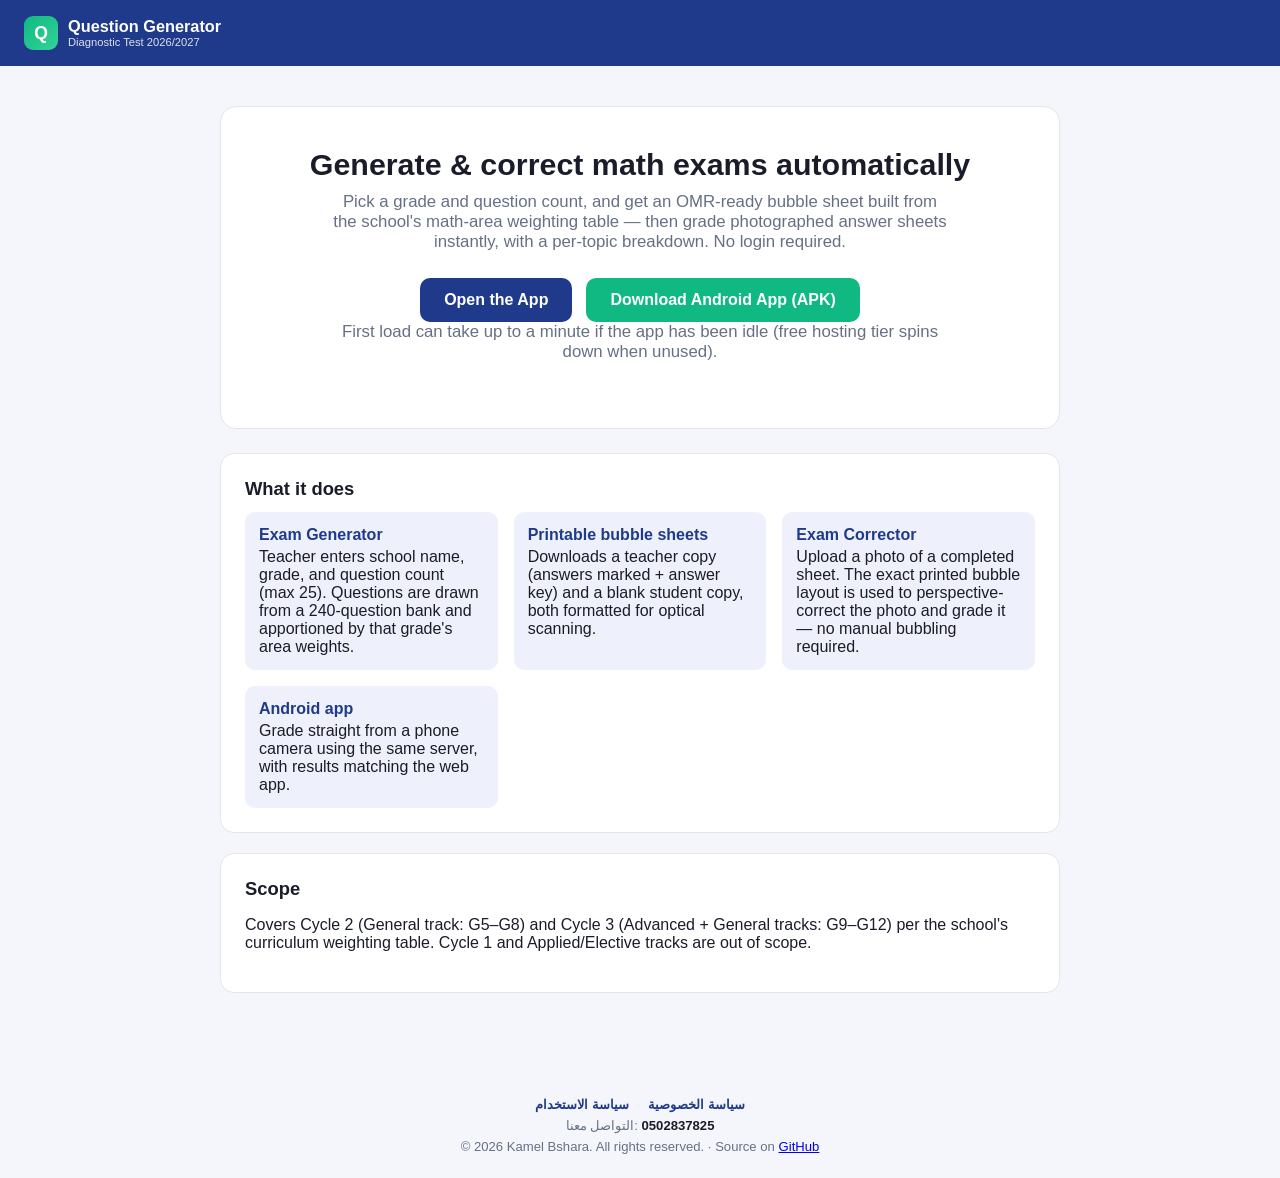
<file: site/index.html>
<!doctype html>
<html lang="en">
<head>
<meta charset="utf-8">
<meta name="viewport" content="width=device-width, initial-scale=1">
<title>Question Generator for Diagnostic Test 2026/2027</title>
<style>
  :root {
    --primary: #1f3a8a;
    --primary-light: #3b5bdb;
    --accent: #10b981;
    --bg: #f4f6fb;
    --card: #ffffff;
    --text: #1a1d29;
    --muted: #667085;
    --border: #e2e5ee;
  }
  * { box-sizing: border-box; }
  body {
    margin: 0;
    font-family: -apple-system, "Segoe UI", Roboto, Helvetica, Arial, sans-serif;
    background: var(--bg);
    color: var(--text);
  }
  header.topbar {
    background: var(--primary);
    color: white;
    padding: 16px 24px;
    font-weight: 700;
    font-size: 1.15rem;
  }
  main { max-width: 880px; margin: 0 auto; padding: 40px 20px 60px; }
  .hero {
    text-align: center;
    padding: 40px 24px;
    background: var(--card);
    border: 1px solid var(--border);
    border-radius: 16px;
    margin-bottom: 24px;
  }
  .hero h1 { font-size: 1.9rem; margin: 0 0 10px; }
  .hero p { color: var(--muted); font-size: 1.05rem; max-width: 620px; margin: 0 auto 26px; }
  .btn-row { display: flex; gap: 14px; justify-content: center; flex-wrap: wrap; }
  .btn {
    display: inline-block;
    border-radius: 10px;
    padding: 13px 24px;
    font-size: 1rem;
    font-weight: 700;
    text-decoration: none;
  }
  .btn-primary { background: var(--primary); color: white; }
  .btn-accent { background: var(--accent); color: white; }
  .cold-start-note { color: var(--muted); font-size: 0.85rem; margin-top: 14px; }
  .card {
    background: var(--card);
    border: 1px solid var(--border);
    border-radius: 14px;
    padding: 24px;
    margin-bottom: 20px;
  }
  .card h2 { font-size: 1.15rem; margin: 0 0 12px; }
  .grid { display: grid; grid-template-columns: repeat(auto-fit, minmax(220px, 1fr)); gap: 16px; }
  .feature { padding: 14px; border-radius: 10px; background: #eef1fb; }
  .feature strong { display: block; margin-bottom: 4px; color: var(--primary); }
  footer { text-align: center; color: var(--muted); font-size: 0.82rem; padding: 24px 20px; }
  footer .footer-links { margin-bottom: 6px; }
  footer .footer-links a { color: var(--primary); text-decoration: none; font-weight: 600; }
  footer .footer-links a:hover { text-decoration: underline; }
  footer .footer-links .dot { margin: 0 8px; color: var(--border); }
  footer .footer-contact { margin-bottom: 6px; }
  footer .footer-contact a { color: var(--text); text-decoration: none; font-weight: 600; direction: ltr; display: inline-block; }
  code { background: #eef1fb; padding: 2px 6px; border-radius: 4px; font-size: 0.85rem; }
  .brand-group { display: flex; align-items: center; gap: 10px; }
  .brand-mark {
    display: inline-flex;
    align-items: center;
    justify-content: center;
    width: 34px;
    height: 34px;
    border-radius: 9px;
    background: linear-gradient(135deg, var(--accent), #34d399);
    color: white;
    font-weight: 800;
    font-size: 1.1rem;
    flex-shrink: 0;
  }
  .brand-text { display: flex; flex-direction: column; line-height: 1.2; }
  .brand-name-ar { font-weight: 800; font-size: 1.02rem; }
  .brand-name-en { font-weight: 500; font-size: 0.7rem; opacity: 0.85; }
</style>
</head>
<body>
<header class="topbar">
  <div class="brand-group">
    <span class="brand-mark">Q</span>
    <div class="brand-text">
      <span class="brand-name-ar">Question Generator</span>
      <span class="brand-name-en">Diagnostic Test 2026/2027</span>
    </div>
  </div>
</header>

<main>
  <div class="hero">
    <h1>Generate &amp; correct math exams automatically</h1>
    <p>
      Pick a grade and question count, and get an OMR-ready bubble sheet built
      from the school's math-area weighting table &mdash; then grade photographed
      answer sheets instantly, with a per-topic breakdown. No login required.
    </p>
    <div class="btn-row">
      <a class="btn btn-primary" id="open-app-btn" href="#" target="_blank" rel="noopener">Open the App</a>
      <a class="btn btn-accent" id="apk-btn" href="#" target="_blank" rel="noopener">Download Android App (APK)</a>
    </div>
    <p class="cold-start-note">First load can take up to a minute if the app has been idle (free hosting tier spins down when unused).</p>
  </div>

  <div class="card">
    <h2>What it does</h2>
    <div class="grid">
      <div class="feature">
        <strong>Exam Generator</strong>
        Teacher enters school name, grade, and question count (max 25). Questions are drawn from a 240-question bank and apportioned by that grade's area weights.
      </div>
      <div class="feature">
        <strong>Printable bubble sheets</strong>
        Downloads a teacher copy (answers marked + answer key) and a blank student copy, both formatted for optical scanning.
      </div>
      <div class="feature">
        <strong>Exam Corrector</strong>
        Upload a photo of a completed sheet. The exact printed bubble layout is used to perspective-correct the photo and grade it &mdash; no manual bubbling required.
      </div>
      <div class="feature">
        <strong>Android app</strong>
        Grade straight from a phone camera using the same server, with results matching the web app.
      </div>
    </div>
  </div>

  <div class="card">
    <h2>Scope</h2>
    <p>
      Covers Cycle 2 (General track: G5&ndash;G8) and Cycle 3 (Advanced + General
      tracks: G9&ndash;G12) per the school's curriculum weighting table. Cycle 1
      and Applied/Elective tracks are out of scope.
    </p>
  </div>
</main>

<footer>
  <div class="footer-links">
    <a href="privacy.html">سياسة الخصوصية</a><span class="dot">&middot;</span><a href="terms.html">سياسة الاستخدام</a>
  </div>
  <div class="footer-contact">التواصل معنا: <a href="tel:0502837825">0502837825</a></div>
  <div>&copy; 2026 Kamel Bshara. All rights reserved. &middot; Source on <a href="https://github.com/kamelbshara/exam-corrector">GitHub</a></div>
</footer>

<script>
  // Update this if Render assigns a different subdomain than expected.
  const APP_URL = "https://exam-corrector.onrender.com";
  const APK_URL = "https://github.com/kamelbshara/exam-corrector/releases/latest/download/exam-corrector.apk";

  document.getElementById("open-app-btn").href = APP_URL;
  document.getElementById("apk-btn").href = APK_URL;
</script>
</body>
</html>
</file>
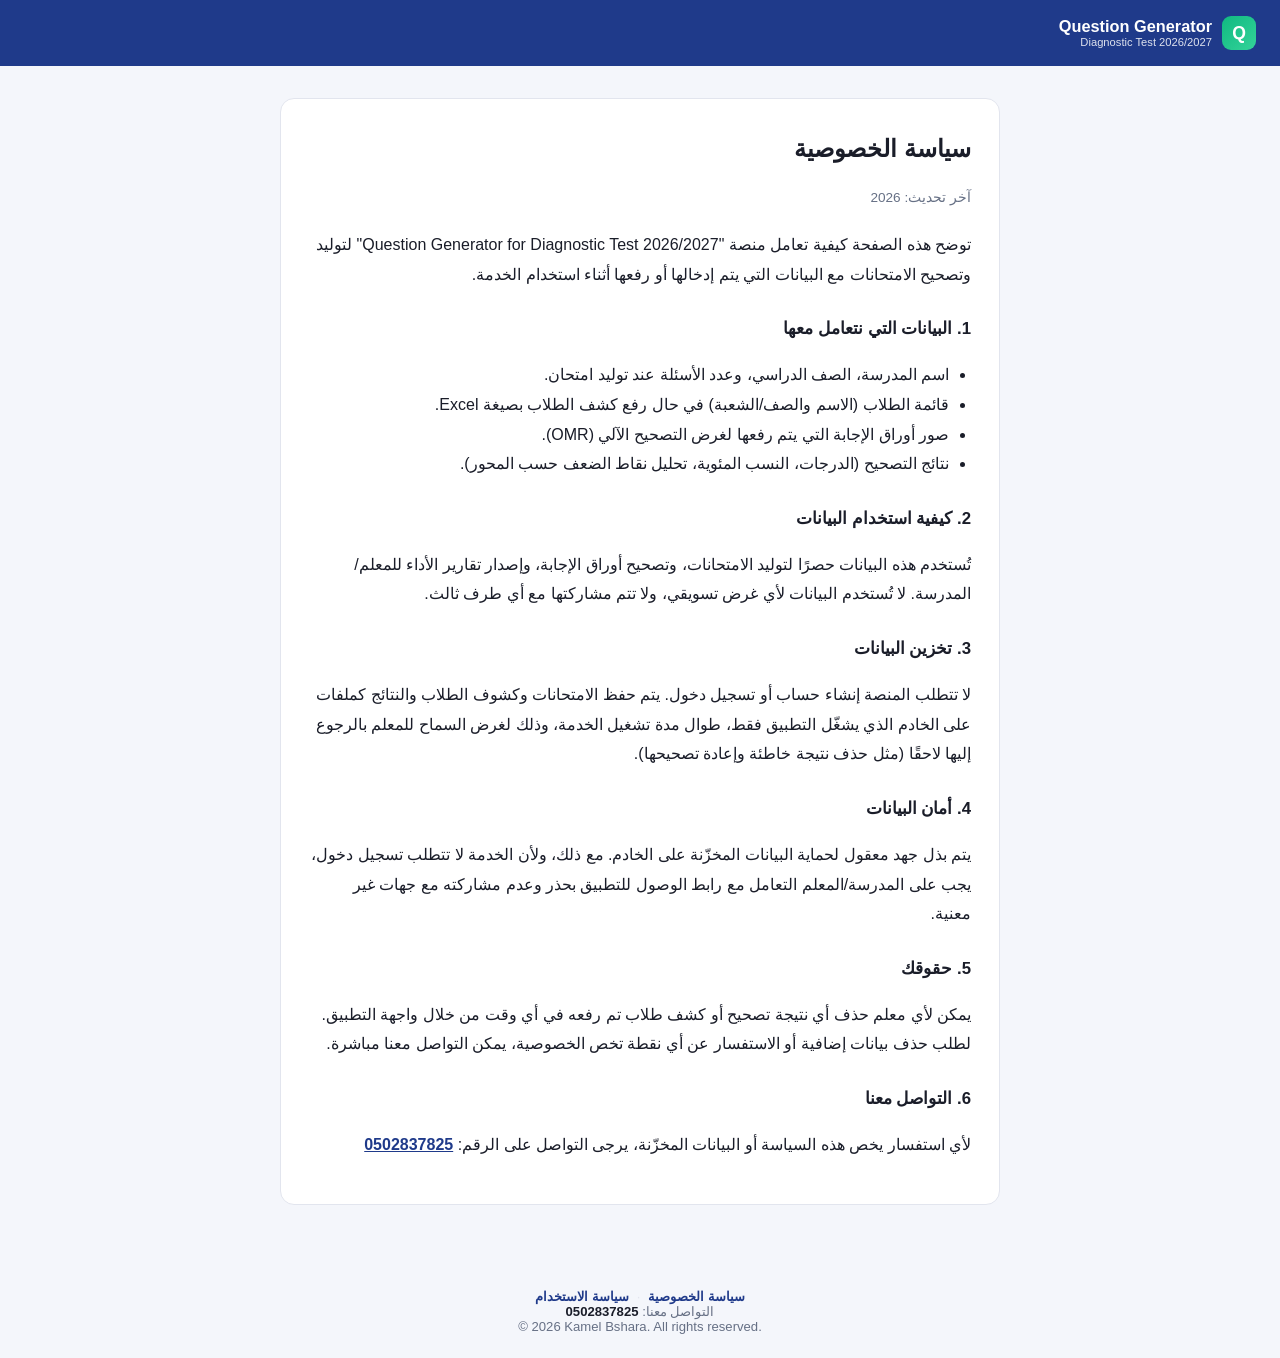
<file: site/privacy.html>
<!doctype html>
<html lang="ar" dir="rtl">
<head>
<meta charset="utf-8">
<meta name="viewport" content="width=device-width, initial-scale=1">
<title>سياسة الخصوصية - Question Generator 2026/2027</title>
<style>
  :root {
    --primary: #1f3a8a;
    --accent: #10b981;
    --bg: #f4f6fb;
    --card: #ffffff;
    --text: #1a1d29;
    --muted: #667085;
    --border: #e2e5ee;
  }
  * { box-sizing: border-box; }
  body { margin: 0; font-family: -apple-system, "Segoe UI", Tahoma, Arial, sans-serif; background: var(--bg); color: var(--text); }
  header.topbar { background: var(--primary); color: white; padding: 16px 24px; display: flex; align-items: center; }
  .brand-group { display: flex; align-items: center; gap: 10px; }
  .brand-mark { display: inline-flex; align-items: center; justify-content: center; width: 34px; height: 34px; border-radius: 9px; background: linear-gradient(135deg, var(--accent), #34d399); color: white; font-weight: 800; font-size: 1.1rem; }
  .brand-text { display: flex; flex-direction: column; line-height: 1.2; }
  .brand-name-ar { font-weight: 800; font-size: 1.02rem; }
  .brand-name-en { font-weight: 500; font-size: 0.7rem; opacity: 0.85; }
  main { max-width: 760px; margin: 0 auto; padding: 32px 20px 60px; }
  .card { background: var(--card); border: 1px solid var(--border); border-radius: 14px; padding: 28px; line-height: 1.85; }
  h1 { font-size: 1.5rem; margin: 0 0 4px; }
  .updated { color: var(--muted); font-size: 0.85rem; margin-bottom: 20px; }
  h2 { font-size: 1.05rem; margin-top: 24px; }
  ul { padding-inline-start: 22px; }
  a { color: var(--primary); }
  footer { text-align: center; color: var(--muted); font-size: 0.82rem; padding: 24px 20px; }
  footer .footer-links a { color: var(--primary); text-decoration: none; font-weight: 600; }
  footer .footer-links .dot { margin: 0 8px; color: var(--border); }
  footer .footer-contact a { color: var(--text); text-decoration: none; font-weight: 600; direction: ltr; display: inline-block; }
</style>
</head>
<body>
<header class="topbar">
  <div class="brand-group">
    <span class="brand-mark">Q</span>
    <div class="brand-text">
      <span class="brand-name-ar">Question Generator</span>
      <span class="brand-name-en">Diagnostic Test 2026/2027</span>
    </div>
  </div>
</header>

<main>
  <div class="card">
    <h1>سياسة الخصوصية</h1>
    <p class="updated">آخر تحديث: 2026</p>

    <p>توضح هذه الصفحة كيفية تعامل منصة "Question Generator for Diagnostic Test 2026/2027" لتوليد وتصحيح الامتحانات مع البيانات التي يتم إدخالها أو رفعها أثناء استخدام الخدمة.</p>

    <h2>1. البيانات التي نتعامل معها</h2>
    <ul>
      <li>اسم المدرسة، الصف الدراسي، وعدد الأسئلة عند توليد امتحان.</li>
      <li>قائمة الطلاب (الاسم والصف/الشعبة) في حال رفع كشف الطلاب بصيغة Excel.</li>
      <li>صور أوراق الإجابة التي يتم رفعها لغرض التصحيح الآلي (OMR).</li>
      <li>نتائج التصحيح (الدرجات، النسب المئوية، تحليل نقاط الضعف حسب المحور).</li>
    </ul>

    <h2>2. كيفية استخدام البيانات</h2>
    <p>تُستخدم هذه البيانات حصرًا لتوليد الامتحانات، وتصحيح أوراق الإجابة، وإصدار تقارير الأداء للمعلم/المدرسة. لا تُستخدم البيانات لأي غرض تسويقي، ولا تتم مشاركتها مع أي طرف ثالث.</p>

    <h2>3. تخزين البيانات</h2>
    <p>لا تتطلب المنصة إنشاء حساب أو تسجيل دخول. يتم حفظ الامتحانات وكشوف الطلاب والنتائج كملفات على الخادم الذي يشغّل التطبيق فقط، طوال مدة تشغيل الخدمة، وذلك لغرض السماح للمعلم بالرجوع إليها لاحقًا (مثل حذف نتيجة خاطئة وإعادة تصحيحها).</p>

    <h2>4. أمان البيانات</h2>
    <p>يتم بذل جهد معقول لحماية البيانات المخزّنة على الخادم. مع ذلك، ولأن الخدمة لا تتطلب تسجيل دخول، يجب على المدرسة/المعلم التعامل مع رابط الوصول للتطبيق بحذر وعدم مشاركته مع جهات غير معنية.</p>

    <h2>5. حقوقك</h2>
    <p>يمكن لأي معلم حذف أي نتيجة تصحيح أو كشف طلاب تم رفعه في أي وقت من خلال واجهة التطبيق. لطلب حذف بيانات إضافية أو الاستفسار عن أي نقطة تخص الخصوصية، يمكن التواصل معنا مباشرة.</p>

    <h2>6. التواصل معنا</h2>
    <p>لأي استفسار يخص هذه السياسة أو البيانات المخزّنة، يرجى التواصل على الرقم: <a href="tel:0502837825" style="font-weight:700;">0502837825</a></p>
  </div>
</main>

<footer>
  <div class="footer-links">
    <a href="privacy.html">سياسة الخصوصية</a><span class="dot">&middot;</span><a href="terms.html">سياسة الاستخدام</a>
  </div>
  <div class="footer-contact">التواصل معنا: <a href="tel:0502837825">0502837825</a></div>
  <div dir="ltr">&copy; 2026 Kamel Bshara. All rights reserved.</div>
</footer>
</body>
</html>
</file>
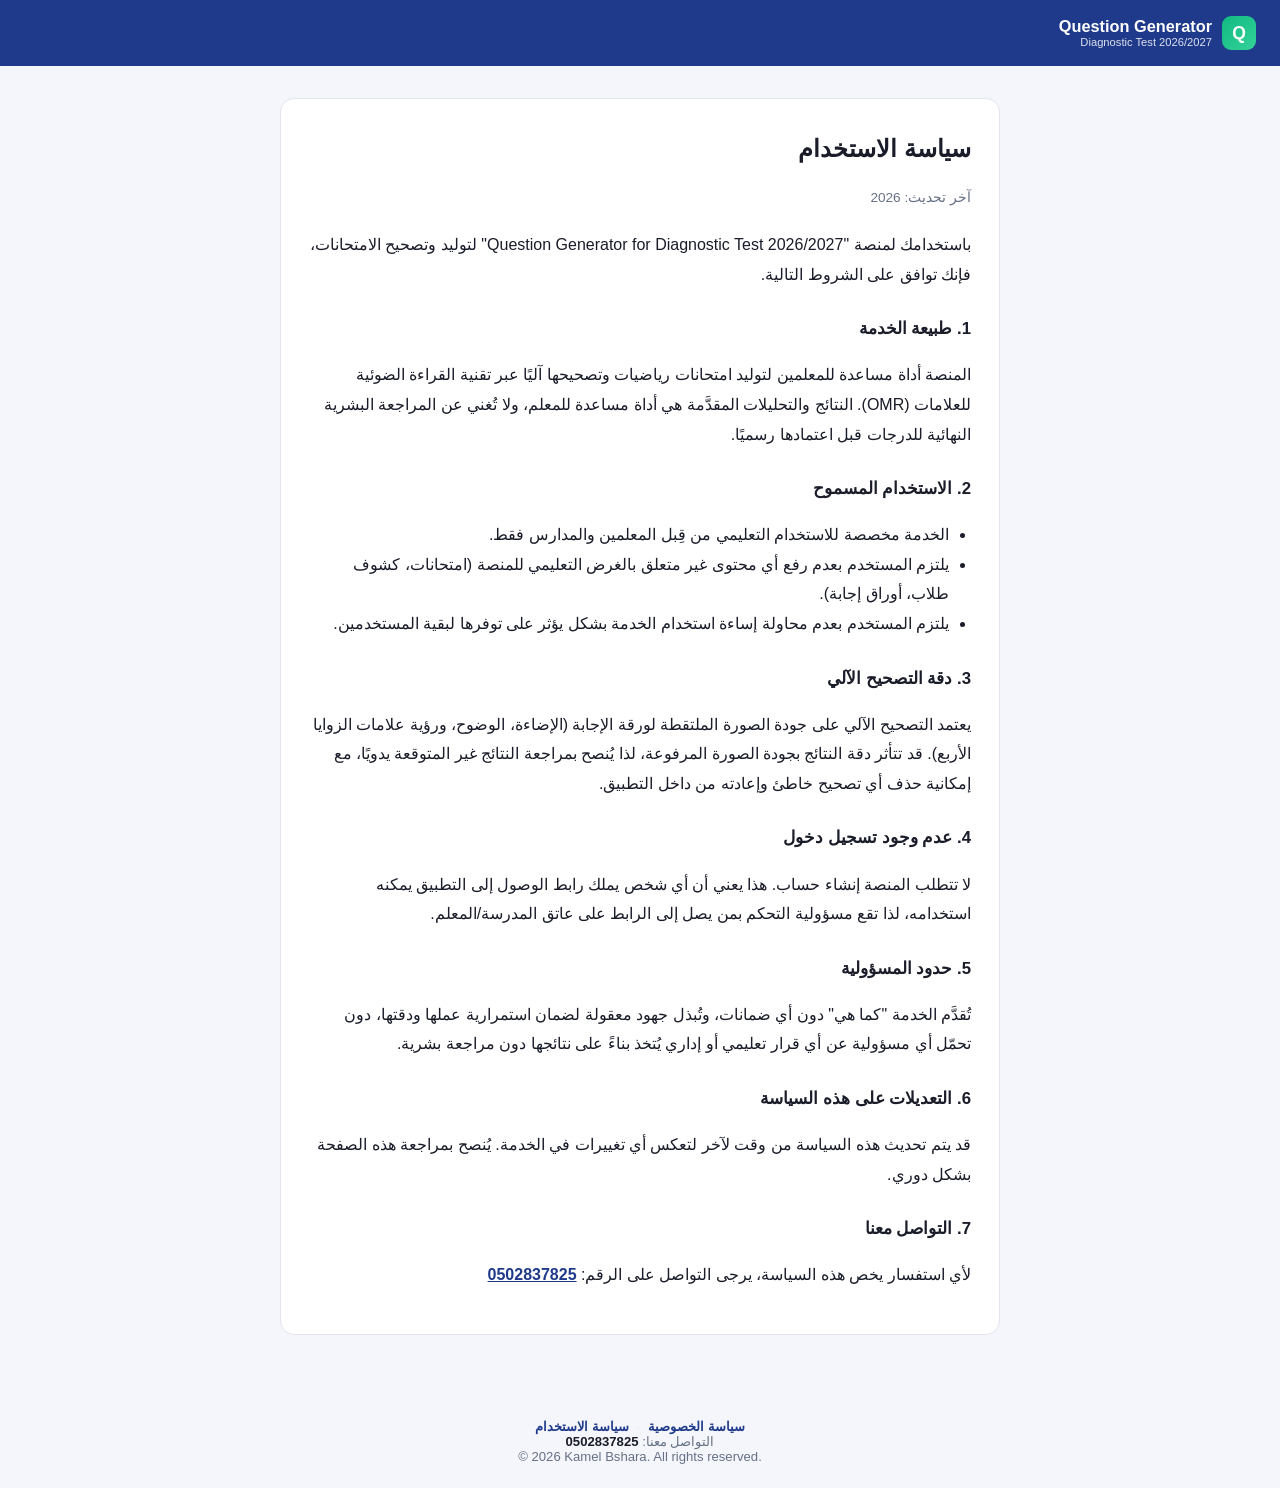
<file: site/terms.html>
<!doctype html>
<html lang="ar" dir="rtl">
<head>
<meta charset="utf-8">
<meta name="viewport" content="width=device-width, initial-scale=1">
<title>سياسة الاستخدام - Question Generator 2026/2027</title>
<style>
  :root {
    --primary: #1f3a8a;
    --accent: #10b981;
    --bg: #f4f6fb;
    --card: #ffffff;
    --text: #1a1d29;
    --muted: #667085;
    --border: #e2e5ee;
  }
  * { box-sizing: border-box; }
  body { margin: 0; font-family: -apple-system, "Segoe UI", Tahoma, Arial, sans-serif; background: var(--bg); color: var(--text); }
  header.topbar { background: var(--primary); color: white; padding: 16px 24px; display: flex; align-items: center; }
  .brand-group { display: flex; align-items: center; gap: 10px; }
  .brand-mark { display: inline-flex; align-items: center; justify-content: center; width: 34px; height: 34px; border-radius: 9px; background: linear-gradient(135deg, var(--accent), #34d399); color: white; font-weight: 800; font-size: 1.1rem; }
  .brand-text { display: flex; flex-direction: column; line-height: 1.2; }
  .brand-name-ar { font-weight: 800; font-size: 1.02rem; }
  .brand-name-en { font-weight: 500; font-size: 0.7rem; opacity: 0.85; }
  main { max-width: 760px; margin: 0 auto; padding: 32px 20px 60px; }
  .card { background: var(--card); border: 1px solid var(--border); border-radius: 14px; padding: 28px; line-height: 1.85; }
  h1 { font-size: 1.5rem; margin: 0 0 4px; }
  .updated { color: var(--muted); font-size: 0.85rem; margin-bottom: 20px; }
  h2 { font-size: 1.05rem; margin-top: 24px; }
  ul { padding-inline-start: 22px; }
  a { color: var(--primary); }
  footer { text-align: center; color: var(--muted); font-size: 0.82rem; padding: 24px 20px; }
  footer .footer-links a { color: var(--primary); text-decoration: none; font-weight: 600; }
  footer .footer-links .dot { margin: 0 8px; color: var(--border); }
  footer .footer-contact a { color: var(--text); text-decoration: none; font-weight: 600; direction: ltr; display: inline-block; }
</style>
</head>
<body>
<header class="topbar">
  <div class="brand-group">
    <span class="brand-mark">Q</span>
    <div class="brand-text">
      <span class="brand-name-ar">Question Generator</span>
      <span class="brand-name-en">Diagnostic Test 2026/2027</span>
    </div>
  </div>
</header>

<main>
  <div class="card">
    <h1>سياسة الاستخدام</h1>
    <p class="updated">آخر تحديث: 2026</p>

    <p>باستخدامك لمنصة "Question Generator for Diagnostic Test 2026/2027" لتوليد وتصحيح الامتحانات، فإنك توافق على الشروط التالية.</p>

    <h2>1. طبيعة الخدمة</h2>
    <p>المنصة أداة مساعدة للمعلمين لتوليد امتحانات رياضيات وتصحيحها آليًا عبر تقنية القراءة الضوئية للعلامات (OMR). النتائج والتحليلات المقدَّمة هي أداة مساعدة للمعلم، ولا تُغني عن المراجعة البشرية النهائية للدرجات قبل اعتمادها رسميًا.</p>

    <h2>2. الاستخدام المسموح</h2>
    <ul>
      <li>الخدمة مخصصة للاستخدام التعليمي من قِبل المعلمين والمدارس فقط.</li>
      <li>يلتزم المستخدم بعدم رفع أي محتوى غير متعلق بالغرض التعليمي للمنصة (امتحانات، كشوف طلاب، أوراق إجابة).</li>
      <li>يلتزم المستخدم بعدم محاولة إساءة استخدام الخدمة بشكل يؤثر على توفرها لبقية المستخدمين.</li>
    </ul>

    <h2>3. دقة التصحيح الآلي</h2>
    <p>يعتمد التصحيح الآلي على جودة الصورة الملتقطة لورقة الإجابة (الإضاءة، الوضوح، ورؤية علامات الزوايا الأربع). قد تتأثر دقة النتائج بجودة الصورة المرفوعة، لذا يُنصح بمراجعة النتائج غير المتوقعة يدويًا، مع إمكانية حذف أي تصحيح خاطئ وإعادته من داخل التطبيق.</p>

    <h2>4. عدم وجود تسجيل دخول</h2>
    <p>لا تتطلب المنصة إنشاء حساب. هذا يعني أن أي شخص يملك رابط الوصول إلى التطبيق يمكنه استخدامه، لذا تقع مسؤولية التحكم بمن يصل إلى الرابط على عاتق المدرسة/المعلم.</p>

    <h2>5. حدود المسؤولية</h2>
    <p>تُقدَّم الخدمة "كما هي" دون أي ضمانات، وتُبذل جهود معقولة لضمان استمرارية عملها ودقتها، دون تحمّل أي مسؤولية عن أي قرار تعليمي أو إداري يُتخذ بناءً على نتائجها دون مراجعة بشرية.</p>

    <h2>6. التعديلات على هذه السياسة</h2>
    <p>قد يتم تحديث هذه السياسة من وقت لآخر لتعكس أي تغييرات في الخدمة. يُنصح بمراجعة هذه الصفحة بشكل دوري.</p>

    <h2>7. التواصل معنا</h2>
    <p>لأي استفسار يخص هذه السياسة، يرجى التواصل على الرقم: <a href="tel:0502837825" style="font-weight:700;">0502837825</a></p>
  </div>
</main>

<footer>
  <div class="footer-links">
    <a href="privacy.html">سياسة الخصوصية</a><span class="dot">&middot;</span><a href="terms.html">سياسة الاستخدام</a>
  </div>
  <div class="footer-contact">التواصل معنا: <a href="tel:0502837825">0502837825</a></div>
  <div dir="ltr">&copy; 2026 Kamel Bshara. All rights reserved.</div>
</footer>
</body>
</html>
</file>
